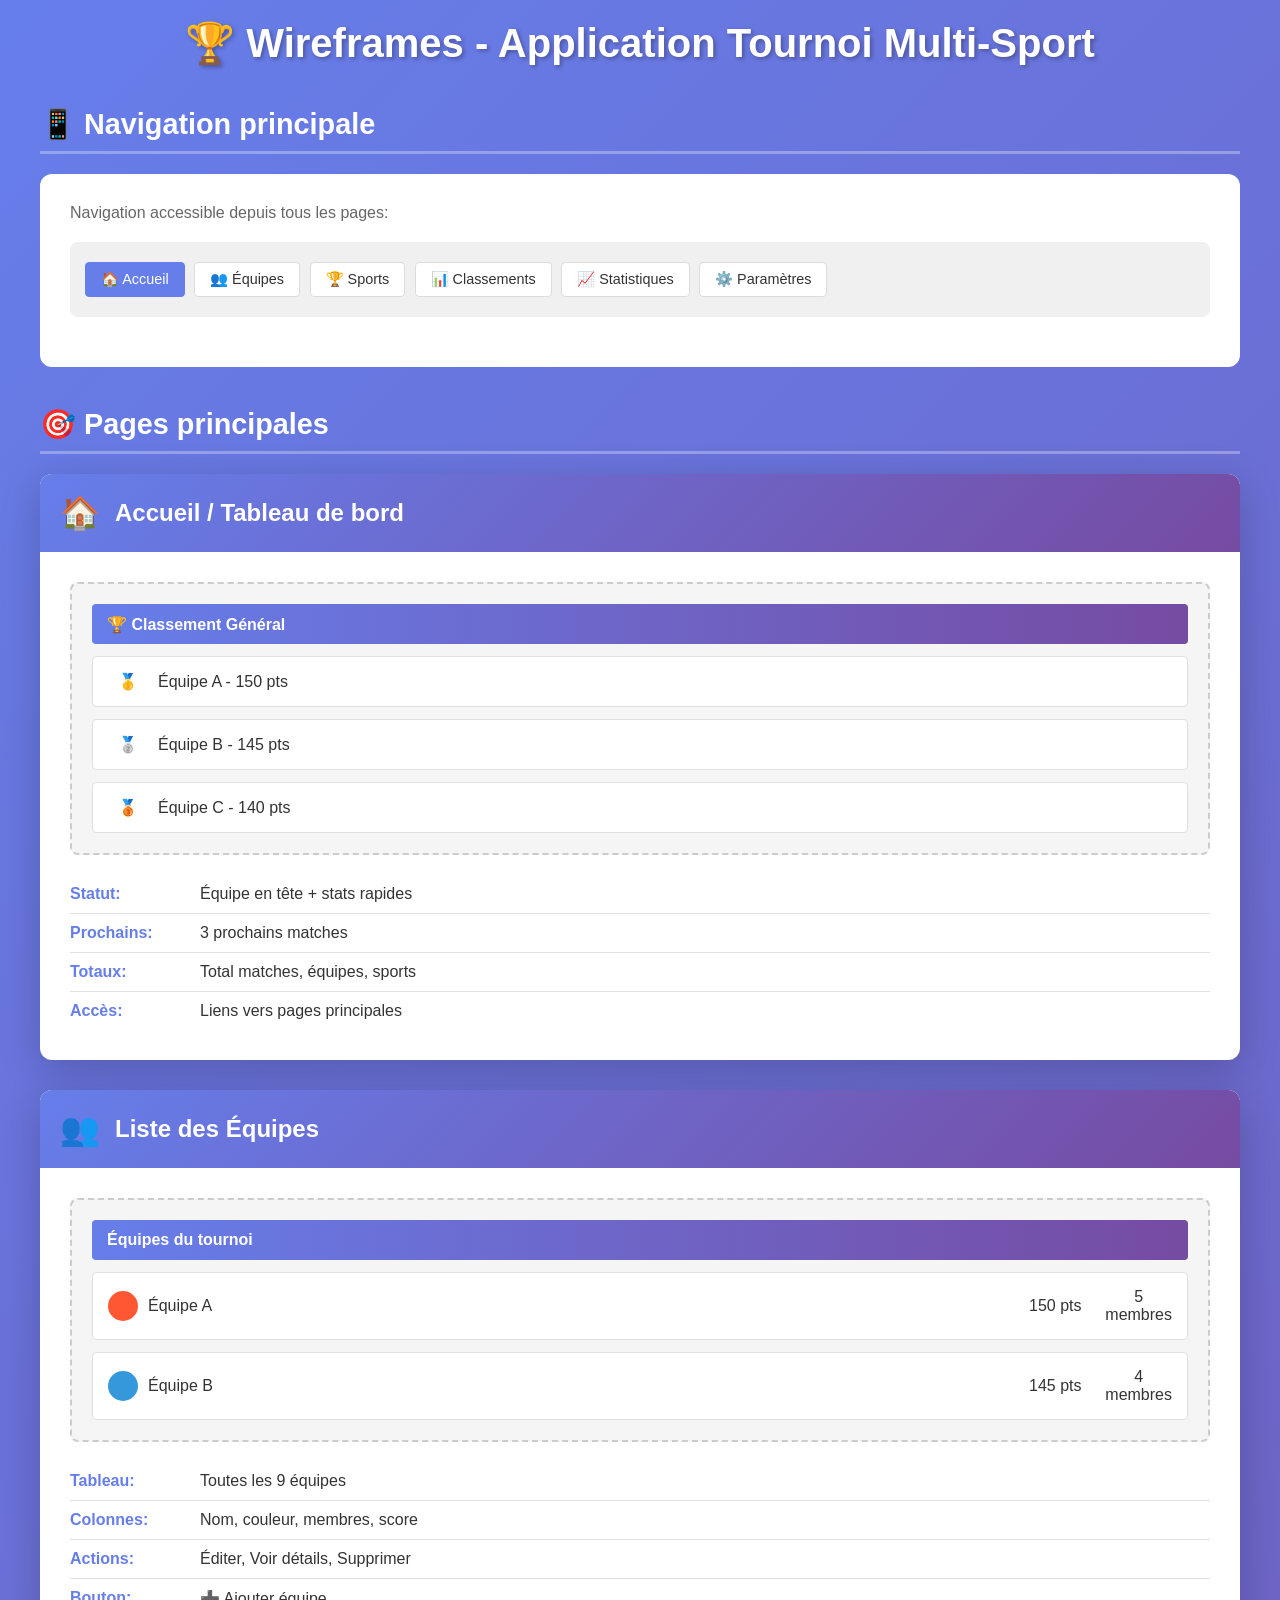
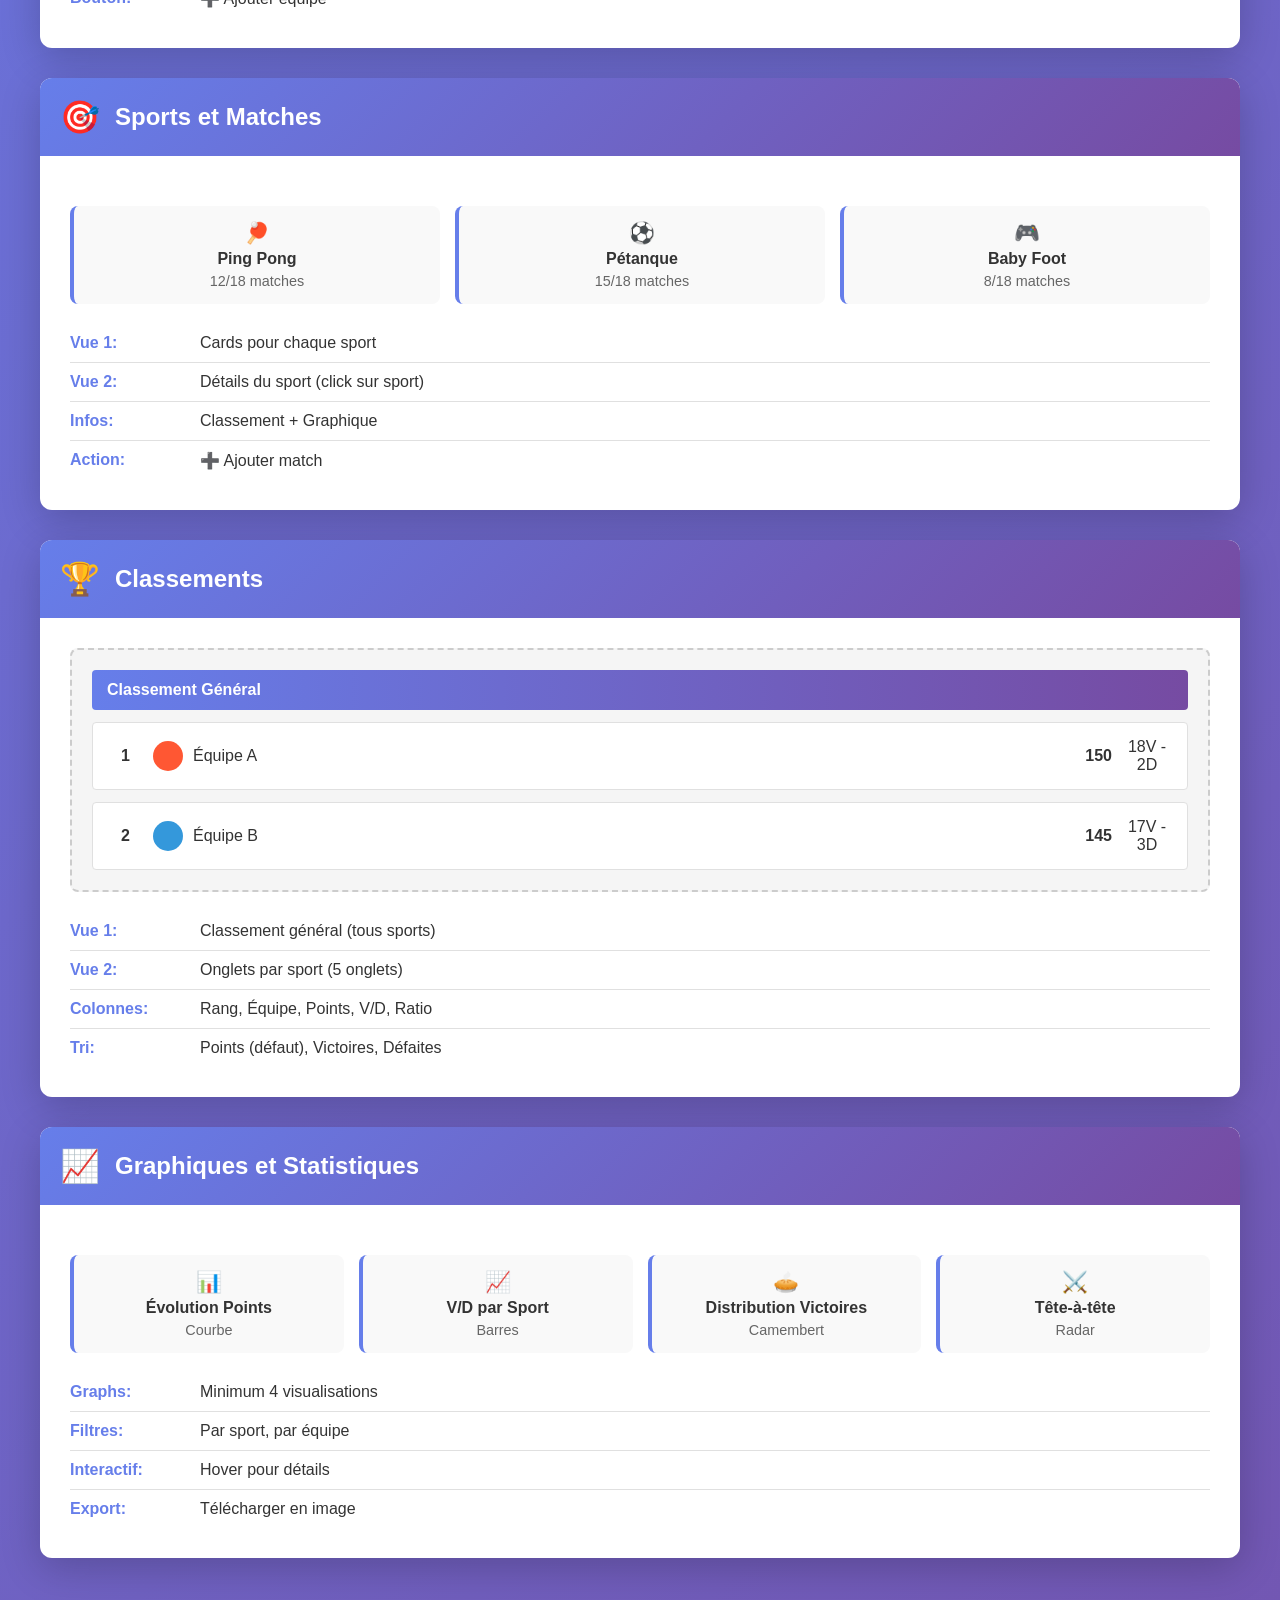
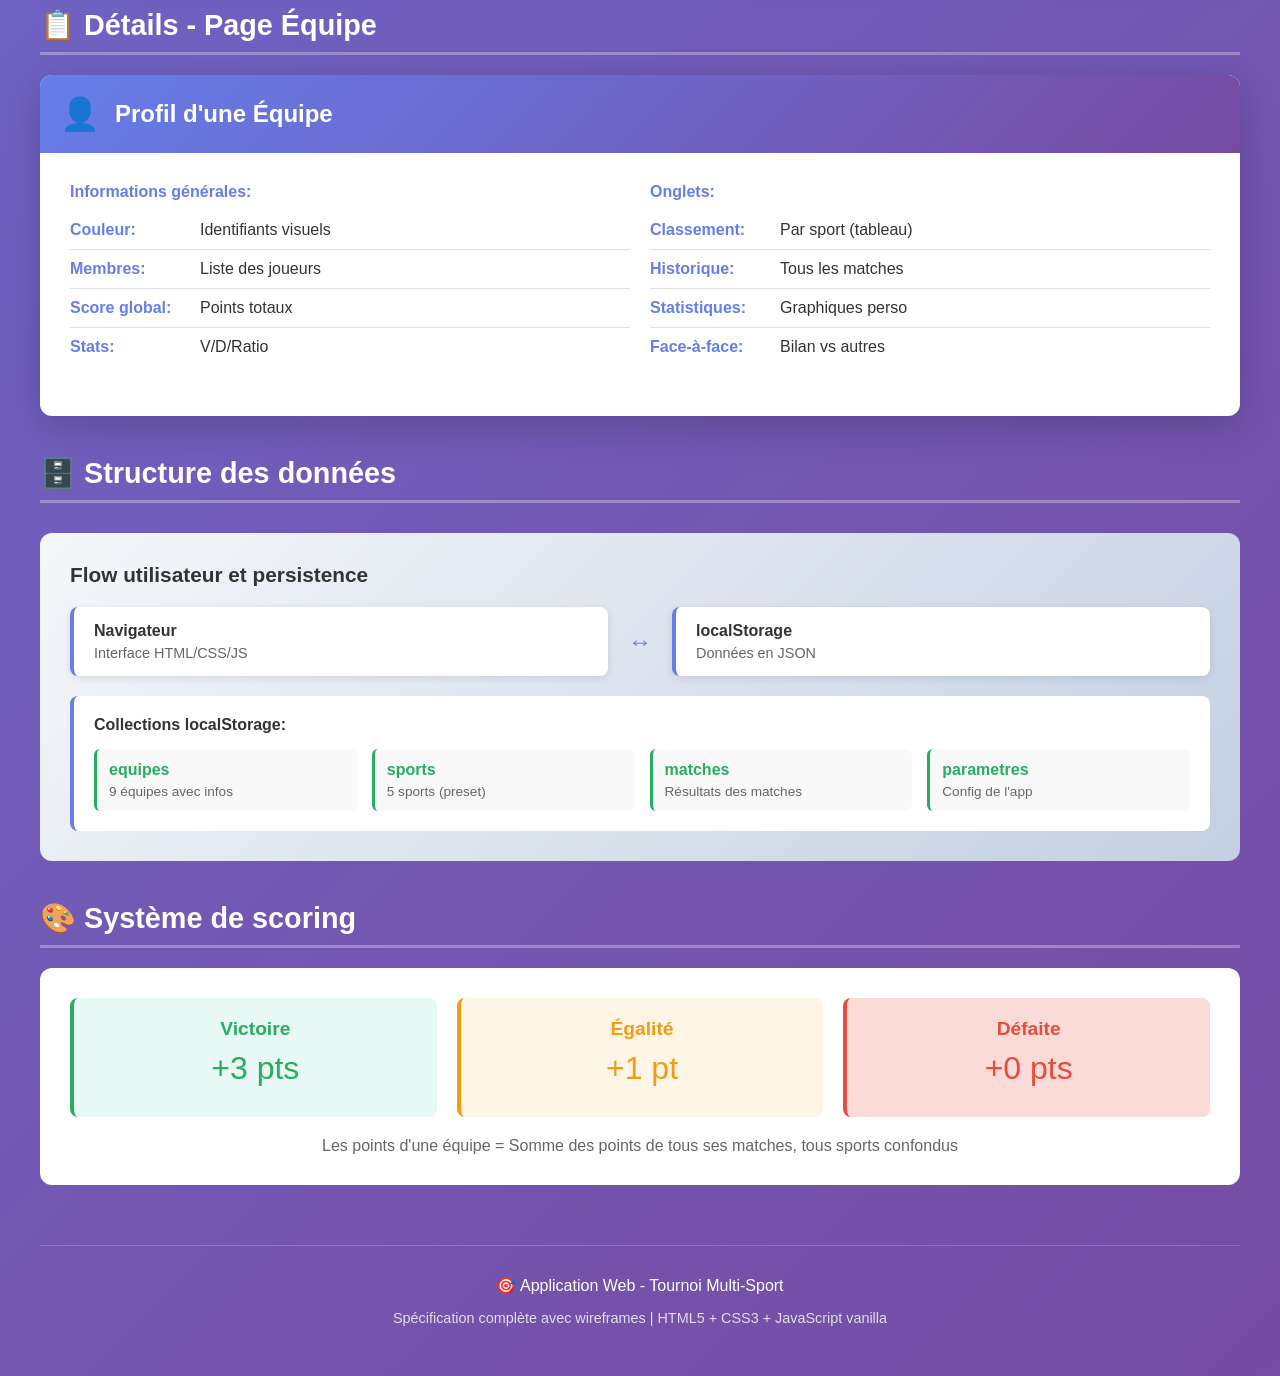
<file: WIREFRAMES.html>
<!DOCTYPE html>
<html lang="fr">
<head>
    <meta charset="UTF-8">
    <meta name="viewport" content="width=device-width, initial-scale=1.0">
    <title>Wireframes - Application Tournoi Multi-Sport</title>
    <style>
        * {
            margin: 0;
            padding: 0;
            box-sizing: border-box;
        }

        body {
            font-family: -apple-system, BlinkMacSystemFont, 'Segoe UI', Roboto, Oxygen, Ubuntu, Cantarell, sans-serif;
            background: linear-gradient(135deg, #667eea 0%, #764ba2 100%);
            color: #333;
            padding: 20px;
            min-height: 100vh;
        }

        .container {
            max-width: 1200px;
            margin: 0 auto;
        }

        h1 {
            color: white;
            text-align: center;
            margin-bottom: 40px;
            font-size: 2.5em;
            text-shadow: 2px 2px 4px rgba(0,0,0,0.3);
        }

        h2 {
            color: white;
            margin-bottom: 20px;
            margin-top: 40px;
            font-size: 1.8em;
            padding-bottom: 10px;
            border-bottom: 3px solid rgba(255,255,255,0.3);
        }

        .pages-grid {
            display: grid;
            grid-template-columns: repeat(auto-fit, minmax(600px, 1fr));
            gap: 30px;
            margin-bottom: 50px;
        }

        .page-card {
            background: white;
            border-radius: 12px;
            box-shadow: 0 10px 40px rgba(0,0,0,0.2);
            overflow: hidden;
            transition: transform 0.3s ease, box-shadow 0.3s ease;
        }

        .page-card:hover {
            transform: translateY(-5px);
            box-shadow: 0 15px 50px rgba(0,0,0,0.3);
        }

        .page-header {
            background: linear-gradient(135deg, #667eea 0%, #764ba2 100%);
            color: white;
            padding: 20px;
            display: flex;
            align-items: center;
            gap: 15px;
        }

        .page-header h3 {
            font-size: 1.5em;
            margin: 0;
        }

        .page-icon {
            font-size: 2em;
        }

        .page-content {
            padding: 30px;
        }

        .wireframe {
            background: #f5f5f5;
            border: 2px dashed #ccc;
            border-radius: 8px;
            padding: 20px;
            margin-bottom: 20px;
            min-height: 200px;
            display: flex;
            flex-direction: column;
            gap: 12px;
        }

        .wireframe-bar {
            background: linear-gradient(90deg, #667eea 0%, #764ba2 100%);
            height: 40px;
            border-radius: 4px;
            color: white;
            display: flex;
            align-items: center;
            padding: 0 15px;
            font-weight: 600;
        }

        .wireframe-row {
            background: white;
            border: 1px solid #e0e0e0;
            border-radius: 4px;
            padding: 15px;
            display: flex;
            gap: 10px;
            align-items: center;
        }

        .wireframe-cell {
            flex: 1;
            background: #f9f9f9;
            padding: 10px;
            border-radius: 3px;
            border-left: 3px solid #667eea;
            font-size: 0.9em;
            color: #666;
        }

        .element-list {
            list-style: none;
            padding: 0;
        }

        .element-list li {
            padding: 10px 0;
            border-bottom: 1px solid #e0e0e0;
            display: flex;
            gap: 10px;
            align-items: flex-start;
        }

        .element-list li:last-child {
            border-bottom: none;
        }

        .element-list em {
            color: #667eea;
            font-style: normal;
            font-weight: 600;
            min-width: 120px;
        }

        .navigation-example {
            background: #f0f0f0;
            padding: 15px;
            border-radius: 8px;
            margin: 20px 0;
        }

        .nav-item {
            display: inline-block;
            padding: 8px 15px;
            background: white;
            border: 1px solid #ddd;
            border-radius: 4px;
            margin: 5px 5px 5px 0;
            font-size: 0.9em;
        }

        .nav-item.active {
            background: #667eea;
            color: white;
            border-color: #667eea;
        }

        .feature-grid {
            display: grid;
            grid-template-columns: repeat(auto-fit, minmax(200px, 1fr));
            gap: 15px;
            margin: 20px 0;
        }

        .feature-box {
            background: #f9f9f9;
            padding: 15px;
            border-radius: 8px;
            border-left: 4px solid #667eea;
            text-align: center;
        }

        .feature-box em {
            display: block;
            font-size: 1.3em;
            margin-bottom: 5px;
            font-style: normal;
        }

        .data-flow {
            background: linear-gradient(135deg, #f5f7fa 0%, #c3cfe2 100%);
            padding: 30px;
            border-radius: 12px;
            margin: 30px 0;
        }

        .data-flow h3 {
            color: #333;
            margin-bottom: 20px;
            font-size: 1.3em;
        }

        .flow-box {
            display: flex;
            gap: 20px;
            align-items: center;
            margin: 15px 0;
            flex-wrap: wrap;
        }

        .flow-item {
            background: white;
            padding: 15px 20px;
            border-radius: 8px;
            border-left: 4px solid #667eea;
            flex: 1;
            min-width: 150px;
            box-shadow: 0 2px 8px rgba(0,0,0,0.1);
        }

        .flow-arrow {
            color: #667eea;
            font-size: 1.5em;
            font-weight: bold;
        }

        .footer {
            text-align: center;
            color: white;
            margin-top: 60px;
            padding: 30px;
            border-top: 1px solid rgba(255,255,255,0.2);
        }

        @media (max-width: 768px) {
            .pages-grid {
                grid-template-columns: 1fr;
            }

            h1 {
                font-size: 1.8em;
            }

            h2 {
                font-size: 1.4em;
            }
        }
    </style>
</head>
<body>
    <div class="container">
        <h1>🏆 Wireframes - Application Tournoi Multi-Sport</h1>

        <h2>📱 Navigation principale</h2>
        <div style="background: white; padding: 30px; border-radius: 12px; margin-bottom: 40px;">
            <p style="color: #666; margin-bottom: 15px;">Navigation accessible depuis tous les pages:</p>
            <div class="navigation-example">
                <div class="nav-item active">🏠 Accueil</div>
                <div class="nav-item">👥 Équipes</div>
                <div class="nav-item">🏆 Sports</div>
                <div class="nav-item">📊 Classements</div>
                <div class="nav-item">📈 Statistiques</div>
                <div class="nav-item">⚙️ Paramètres</div>
            </div>
        </div>

        <h2>🎯 Pages principales</h2>
        <div class="pages-grid">
            <!-- Page 1: Accueil -->
            <div class="page-card">
                <div class="page-header">
                    <span class="page-icon">🏠</span>
                    <h3>Accueil / Tableau de bord</h3>
                </div>
                <div class="page-content">
                    <div class="wireframe">
                        <div class="wireframe-bar">🏆 Classement Général</div>
                        <div class="wireframe-row">
                            <div style="flex: 0 0 40px; text-align: center; font-weight: bold;">🥇</div>
                            <div style="flex: 1;">Équipe A - 150 pts</div>
                        </div>
                        <div class="wireframe-row">
                            <div style="flex: 0 0 40px; text-align: center; font-weight: bold;">🥈</div>
                            <div style="flex: 1;">Équipe B - 145 pts</div>
                        </div>
                        <div class="wireframe-row">
                            <div style="flex: 0 0 40px; text-align: center; font-weight: bold;">🥉</div>
                            <div style="flex: 1;">Équipe C - 140 pts</div>
                        </div>
                    </div>

                    <ul class="element-list">
                        <li><em>Statut:</em> Équipe en tête + stats rapides</li>
                        <li><em>Prochains:</em> 3 prochains matches</li>
                        <li><em>Totaux:</em> Total matches, équipes, sports</li>
                        <li><em>Accès:</em> Liens vers pages principales</li>
                    </ul>
                </div>
            </div>

            <!-- Page 2: Équipes -->
            <div class="page-card">
                <div class="page-header">
                    <span class="page-icon">👥</span>
                    <h3>Liste des Équipes</h3>
                </div>
                <div class="page-content">
                    <div class="wireframe">
                        <div class="wireframe-bar">Équipes du tournoi</div>
                        <div class="wireframe-row">
                            <div style="flex: 0 0 30px; width: 30px; height: 30px; background: #FF5733; border-radius: 50%;"></div>
                            <div style="flex: 1;">Équipe A</div>
                            <div style="flex: 0 0 80px; text-align: center;">150 pts</div>
                            <div style="flex: 0 0 60px; text-align: center;">5 membres</div>
                        </div>
                        <div class="wireframe-row">
                            <div style="flex: 0 0 30px; width: 30px; height: 30px; background: #3498DB; border-radius: 50%;"></div>
                            <div style="flex: 1;">Équipe B</div>
                            <div style="flex: 0 0 80px; text-align: center;">145 pts</div>
                            <div style="flex: 0 0 60px; text-align: center;">4 membres</div>
                        </div>
                    </div>

                    <ul class="element-list">
                        <li><em>Tableau:</em> Toutes les 9 équipes</li>
                        <li><em>Colonnes:</em> Nom, couleur, membres, score</li>
                        <li><em>Actions:</em> Éditer, Voir détails, Supprimer</li>
                        <li><em>Bouton:</em> ➕ Ajouter équipe</li>
                    </ul>
                </div>
            </div>

            <!-- Page 3: Sports -->
            <div class="page-card">
                <div class="page-header">
                    <span class="page-icon">🎯</span>
                    <h3>Sports et Matches</h3>
                </div>
                <div class="page-content">
                    <div class="feature-grid">
                        <div class="feature-box">
                            <em>🏓</em>
                            <strong>Ping Pong</strong>
                            <p style="color: #666; font-size: 0.9em; margin-top: 5px;">12/18 matches</p>
                        </div>
                        <div class="feature-box">
                            <em>⚽</em>
                            <strong>Pétanque</strong>
                            <p style="color: #666; font-size: 0.9em; margin-top: 5px;">15/18 matches</p>
                        </div>
                        <div class="feature-box">
                            <em>🎮</em>
                            <strong>Baby Foot</strong>
                            <p style="color: #666; font-size: 0.9em; margin-top: 5px;">8/18 matches</p>
                        </div>
                    </div>

                    <ul class="element-list">
                        <li><em>Vue 1:</em> Cards pour chaque sport</li>
                        <li><em>Vue 2:</em> Détails du sport (click sur sport)</li>
                        <li><em>Infos:</em> Classement + Graphique</li>
                        <li><em>Action:</em> ➕ Ajouter match</li>
                    </ul>
                </div>
            </div>

            <!-- Page 4: Classements -->
            <div class="page-card">
                <div class="page-header">
                    <span class="page-icon">🏆</span>
                    <h3>Classements</h3>
                </div>
                <div class="page-content">
                    <div class="wireframe">
                        <div class="wireframe-bar">Classement Général</div>
                        <div class="wireframe-row">
                            <div style="flex: 0 0 35px; text-align: center; font-weight: bold;">1</div>
                            <div style="flex: 0 0 30px; width: 30px; height: 30px; background: #FF5733; border-radius: 50%;"></div>
                            <div style="flex: 1;">Équipe A</div>
                            <div style="flex: 0 0 50px; text-align: right;"><strong>150</strong></div>
                            <div style="flex: 0 0 50px; text-align: center;">18V - 2D</div>
                        </div>
                        <div class="wireframe-row">
                            <div style="flex: 0 0 35px; text-align: center; font-weight: bold;">2</div>
                            <div style="flex: 0 0 30px; width: 30px; height: 30px; background: #3498DB; border-radius: 50%;"></div>
                            <div style="flex: 1;">Équipe B</div>
                            <div style="flex: 0 0 50px; text-align: right;"><strong>145</strong></div>
                            <div style="flex: 0 0 50px; text-align: center;">17V - 3D</div>
                        </div>
                    </div>

                    <ul class="element-list">
                        <li><em>Vue 1:</em> Classement général (tous sports)</li>
                        <li><em>Vue 2:</em> Onglets par sport (5 onglets)</li>
                        <li><em>Colonnes:</em> Rang, Équipe, Points, V/D, Ratio</li>
                        <li><em>Tri:</em> Points (défaut), Victoires, Défaites</li>
                    </ul>
                </div>
            </div>

            <!-- Page 5: Statistiques -->
            <div class="page-card">
                <div class="page-header">
                    <span class="page-icon">📈</span>
                    <h3>Graphiques et Statistiques</h3>
                </div>
                <div class="page-content">
                    <div class="feature-grid">
                        <div class="feature-box">
                            <em>📊</em>
                            <strong>Évolution Points</strong>
                            <p style="color: #666; font-size: 0.9em; margin-top: 5px;">Courbe</p>
                        </div>
                        <div class="feature-box">
                            <em>📈</em>
                            <strong>V/D par Sport</strong>
                            <p style="color: #666; font-size: 0.9em; margin-top: 5px;">Barres</p>
                        </div>
                        <div class="feature-box">
                            <em>🥧</em>
                            <strong>Distribution Victoires</strong>
                            <p style="color: #666; font-size: 0.9em; margin-top: 5px;">Camembert</p>
                        </div>
                        <div class="feature-box">
                            <em>⚔️</em>
                            <strong>Tête-à-tête</strong>
                            <p style="color: #666; font-size: 0.9em; margin-top: 5px;">Radar</p>
                        </div>
                    </div>

                    <ul class="element-list">
                        <li><em>Graphs:</em> Minimum 4 visualisations</li>
                        <li><em>Filtres:</em> Par sport, par équipe</li>
                        <li><em>Interactif:</em> Hover pour détails</li>
                        <li><em>Export:</em> Télécharger en image</li>
                    </ul>
                </div>
            </div>
        </div>

        <h2>📋 Détails - Page Équipe</h2>
        <div class="page-card" style="margin-bottom: 40px;">
            <div class="page-header">
                <span class="page-icon">👤</span>
                <h3>Profil d'une Équipe</h3>
            </div>
            <div class="page-content">
                <div style="display: grid; grid-template-columns: 1fr 1fr; gap: 20px;">
                    <div>
                        <strong style="display: block; margin-bottom: 10px; color: #667eea;">Informations générales:</strong>
                        <ul class="element-list" style="margin-bottom: 20px;">
                            <li><em>Couleur:</em> Identifiants visuels</li>
                            <li><em>Membres:</em> Liste des joueurs</li>
                            <li><em>Score global:</em> Points totaux</li>
                            <li><em>Stats:</em> V/D/Ratio</li>
                        </ul>
                    </div>
                    <div>
                        <strong style="display: block; margin-bottom: 10px; color: #667eea;">Onglets:</strong>
                        <ul class="element-list">
                            <li><em>Classement:</em> Par sport (tableau)</li>
                            <li><em>Historique:</em> Tous les matches</li>
                            <li><em>Statistiques:</em> Graphiques perso</li>
                            <li><em>Face-à-face:</em> Bilan vs autres</li>
                        </ul>
                    </div>
                </div>
            </div>
        </div>

        <h2>🗄️ Structure des données</h2>
        <div class="data-flow">
            <h3>Flow utilisateur et persistence</h3>
            <div class="flow-box">
                <div class="flow-item">
                    <strong>Navigateur</strong>
                    <p style="color: #666; margin-top: 5px; font-size: 0.9em;">Interface HTML/CSS/JS</p>
                </div>
                <div class="flow-arrow">↔️</div>
                <div class="flow-item">
                    <strong>localStorage</strong>
                    <p style="color: #666; margin-top: 5px; font-size: 0.9em;">Données en JSON</p>
                </div>
            </div>

            <div style="background: white; padding: 20px; border-radius: 8px; margin-top: 20px; border-left: 4px solid #667eea;">
                <strong style="display: block; margin-bottom: 15px; color: #333;">Collections localStorage:</strong>
                <div style="display: grid; grid-template-columns: repeat(auto-fit, minmax(180px, 1fr)); gap: 15px;">
                    <div style="background: #f9f9f9; padding: 12px; border-radius: 6px; border-left: 3px solid #27AE60;">
                        <strong style="display: block; margin-bottom: 5px; color: #27AE60;">equipes</strong>
                        <p style="font-size: 0.85em; color: #666;">9 équipes avec infos</p>
                    </div>
                    <div style="background: #f9f9f9; padding: 12px; border-radius: 6px; border-left: 3px solid #27AE60;">
                        <strong style="display: block; margin-bottom: 5px; color: #27AE60;">sports</strong>
                        <p style="font-size: 0.85em; color: #666;">5 sports (preset)</p>
                    </div>
                    <div style="background: #f9f9f9; padding: 12px; border-radius: 6px; border-left: 3px solid #27AE60;">
                        <strong style="display: block; margin-bottom: 5px; color: #27AE60;">matches</strong>
                        <p style="font-size: 0.85em; color: #666;">Résultats des matches</p>
                    </div>
                    <div style="background: #f9f9f9; padding: 12px; border-radius: 6px; border-left: 3px solid #27AE60;">
                        <strong style="display: block; margin-bottom: 5px; color: #27AE60;">parametres</strong>
                        <p style="font-size: 0.85em; color: #666;">Config de l'app</p>
                    </div>
                </div>
            </div>
        </div>

        <h2>🎨 Système de scoring</h2>
        <div style="background: white; padding: 30px; border-radius: 12px; margin-bottom: 40px;">
            <div style="display: grid; grid-template-columns: 1fr 1fr 1fr; gap: 20px;">
                <div style="text-align: center; padding: 20px; background: #E8F8F5; border-radius: 8px; border-left: 4px solid #27AE60;">
                    <strong style="font-size: 1.2em; color: #27AE60;">Victoire</strong>
                    <p style="font-size: 2em; margin: 10px 0; color: #27AE60;">+3 pts</p>
                </div>
                <div style="text-align: center; padding: 20px; background: #FEF5E7; border-radius: 8px; border-left: 4px solid #F39C12;">
                    <strong style="font-size: 1.2em; color: #F39C12;">Égalité</strong>
                    <p style="font-size: 2em; margin: 10px 0; color: #F39C12;">+1 pt</p>
                </div>
                <div style="text-align: center; padding: 20px; background: #FADBD8; border-radius: 8px; border-left: 4px solid #E74C3C;">
                    <strong style="font-size: 1.2em; color: #E74C3C;">Défaite</strong>
                    <p style="font-size: 2em; margin: 10px 0; color: #E74C3C;">+0 pts</p>
                </div>
            </div>
            <p style="color: #666; margin-top: 20px; text-align: center;">
                Les points d'une équipe = Somme des points de tous ses matches, tous sports confondus
            </p>
        </div>

        <div class="footer">
            <p style="margin-bottom: 15px;">🎯 Application Web - Tournoi Multi-Sport</p>
            <p style="font-size: 0.9em; opacity: 0.8;">Spécification complète avec wireframes | HTML5 + CSS3 + JavaScript vanilla</p>
        </div>
    </div>
</body>
</html>
</file>
